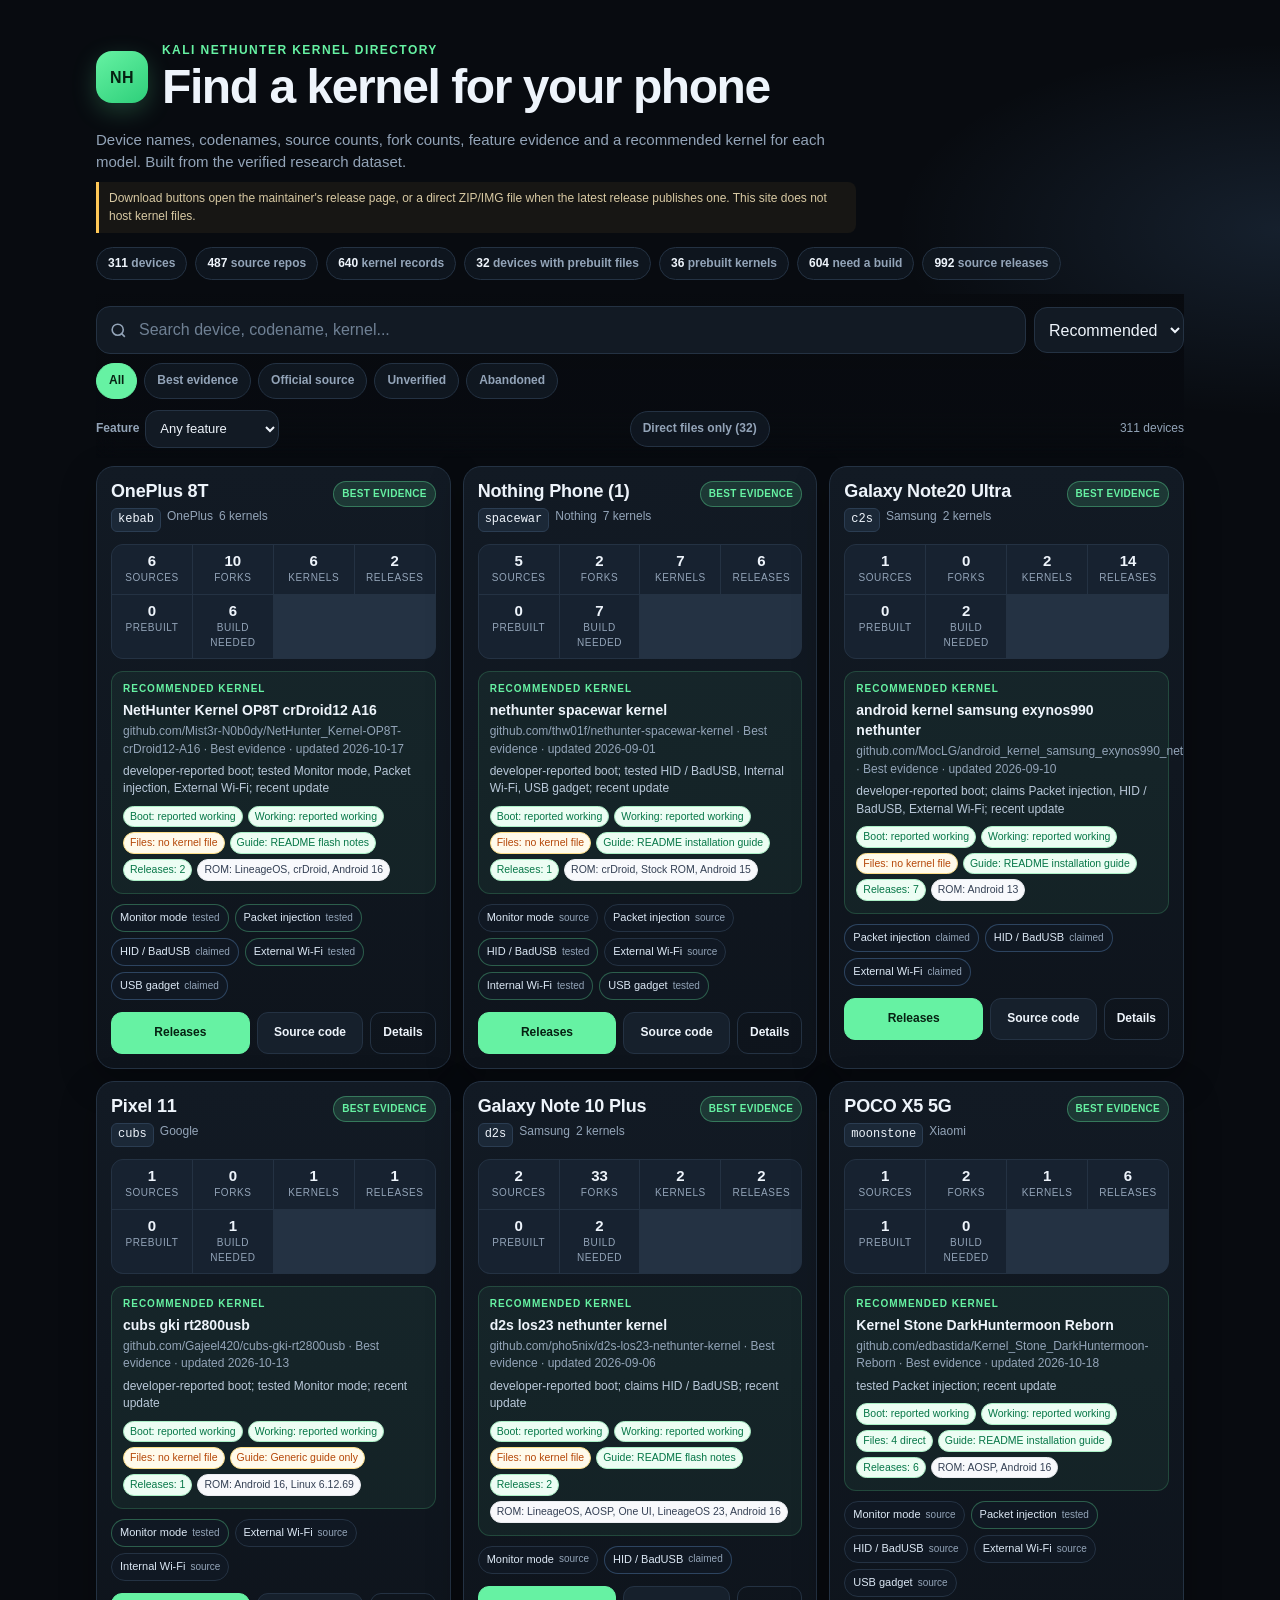
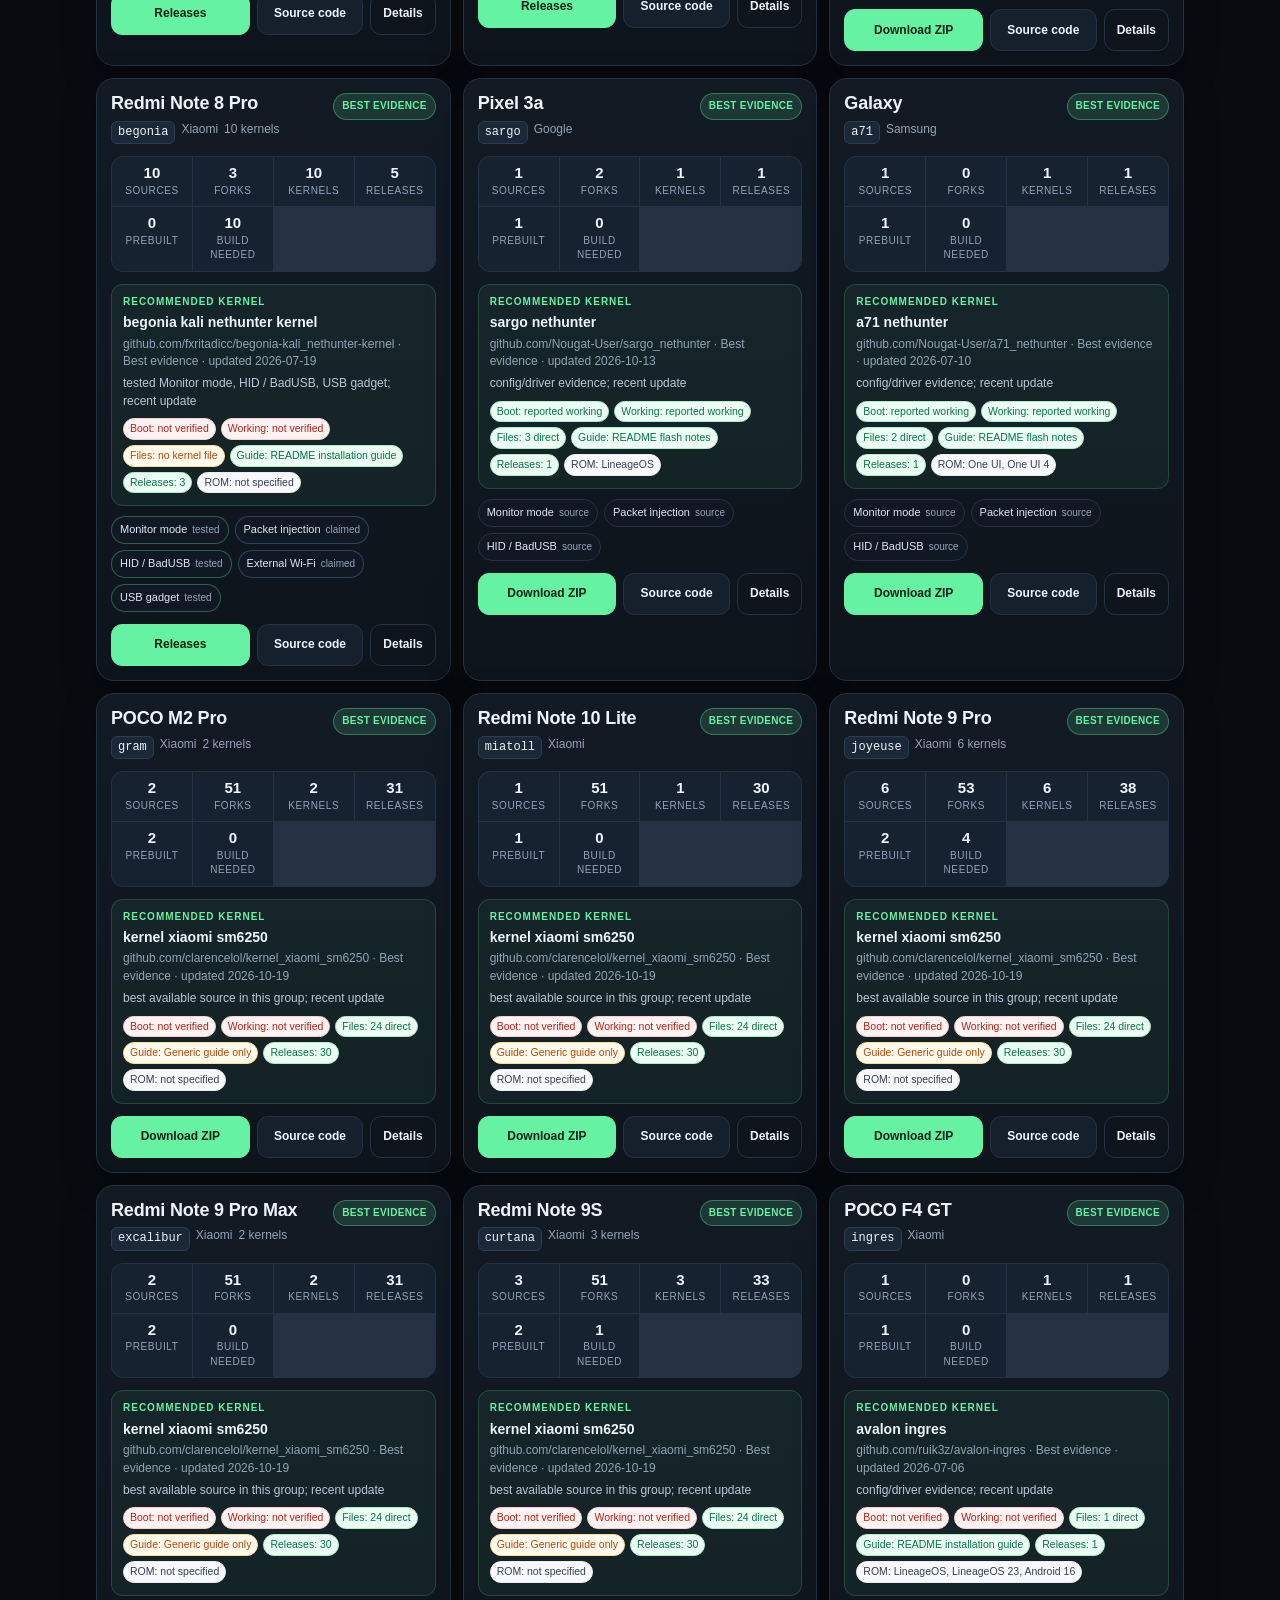
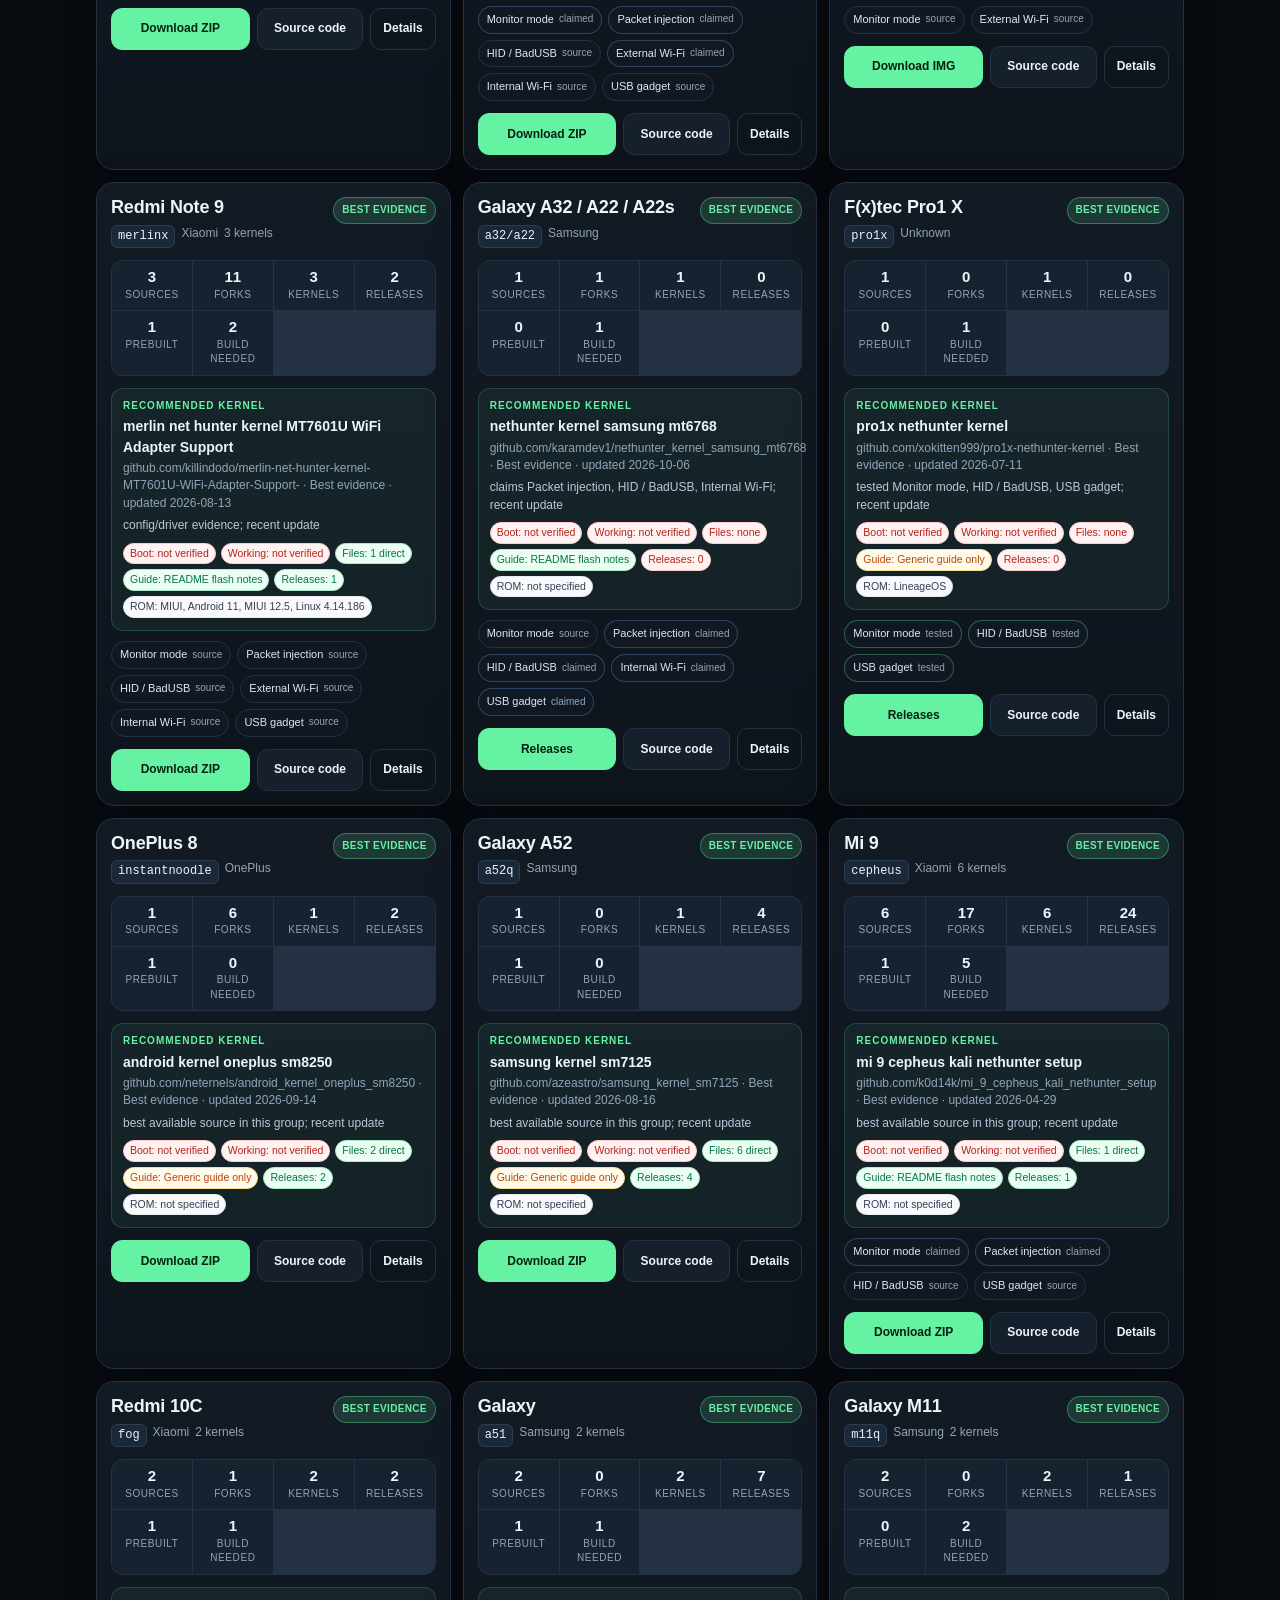
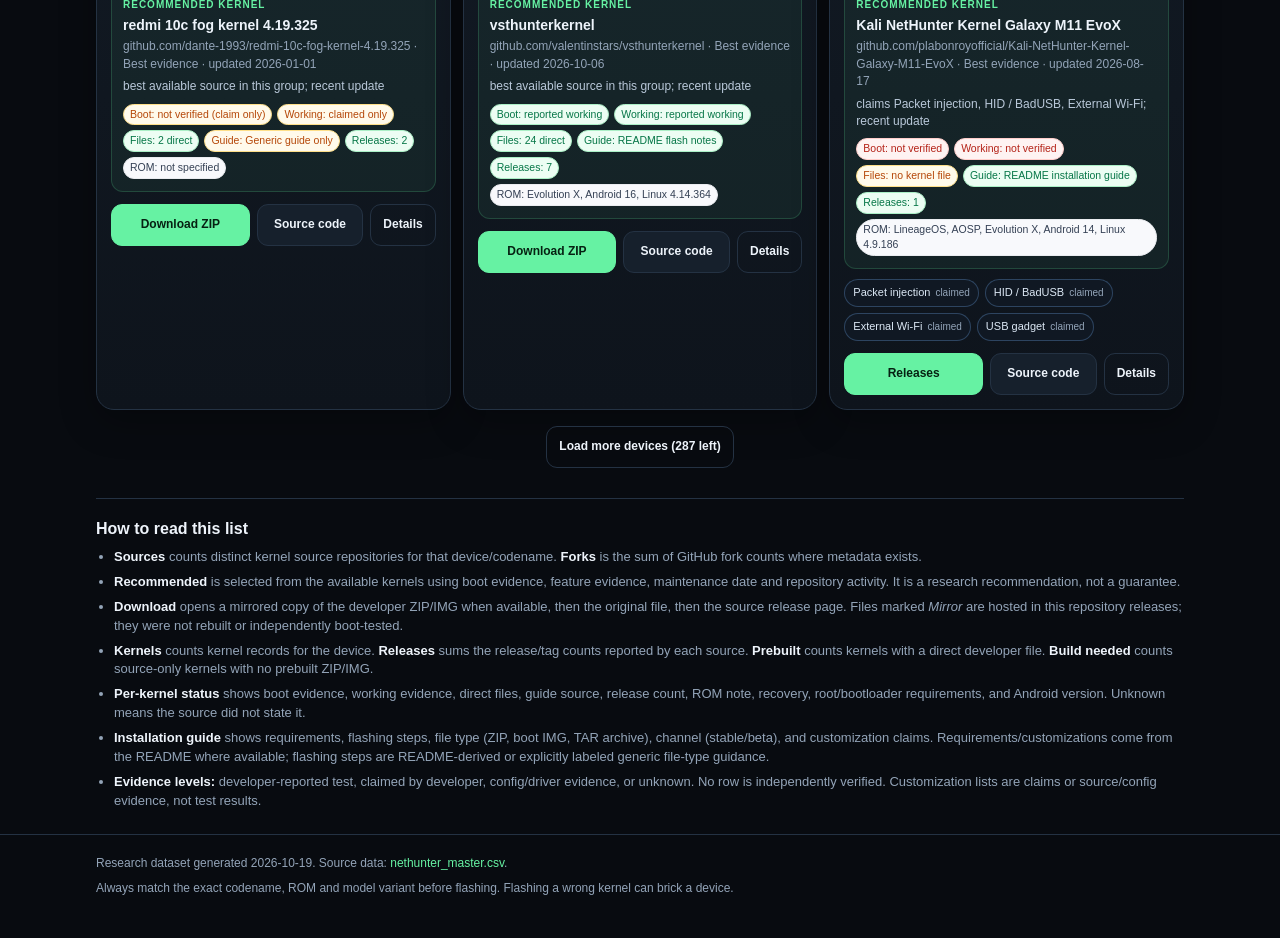
<file: index.html>
<!doctype html>
<html lang="en">
<head>
  <meta charset="utf-8">
  <meta name="viewport" content="width=device-width, initial-scale=1, viewport-fit=cover">
  <meta name="theme-color" content="#0b0f14">
  <meta name="description" content="Mobile-friendly Kali NetHunter kernel directory with source links, release links and evidence-based recommendations.">
  <title>NetHunter Kernel Finder</title>
  <link rel="stylesheet" href="styles.css?v=20261019d">
</head>
<body>
  <header class="hero">
    <div class="wrap">
      <div class="brandline">
        <div class="brandmark" aria-hidden="true">NH</div>
        <div>
          <p class="kicker">Kali NetHunter kernel directory</p>
          <h1>Find a kernel for your phone</h1>
        </div>
      </div>
      <p class="lede">Device names, codenames, source counts, fork counts, feature evidence and a recommended kernel for each model. Built from the verified research dataset.</p>
      <p class="notice">Download buttons open the maintainer's release page, or a direct ZIP/IMG file when the latest release publishes one. This site does not host kernel files.</p>
      <div class="summary" id="summary" aria-live="polite"></div>
    </div>
  </header>

  <main class="wrap">
    <section class="controls" aria-label="Search and filters">
      <div class="searchrow">
        <label class="searchbox">
          <span class="sr-only">Search devices</span>
          <svg viewBox="0 0 24 24" aria-hidden="true"><circle cx="11" cy="11" r="7"></circle><path d="m20 20-4.3-4.3"></path></svg>
          <input id="search" type="search" placeholder="Search device, codename, kernel..." autocomplete="off" enterkeyhint="search">
        </label>
        <label class="selectbox">
          <span class="sr-only">Sort by</span>
          <select id="sort">
            <option value="recommended">Recommended</option>
            <option value="newest">Newest</option>
            <option value="name">Name A-Z</option>
            <option value="sources">Most sources</option>
            <option value="forks">Most forks</option>
            <option value="files">Most files</option>
          </select>
        </label>
      </div>

      <div class="chips" id="statusFilters" role="group" aria-label="Filter by evidence status">
        <button class="chip is-active" data-status="all" type="button">All</button>
        <button class="chip" data-status="Developer claimed" type="button">Best evidence</button>
        <button class="chip" data-status="Source confirmed" type="button">Official source</button>
        <button class="chip" data-status="Unverified candidate" type="button">Unverified</button>
        <button class="chip" data-status="Abandoned" type="button">Abandoned</button>
      </div>

      <div class="subrow">
        <label class="selectbox featurebox">
          <span>Feature</span>
          <select id="feature">
            <option value="all">Any feature</option>
            <option value="monitor_mode">Monitor mode</option>
            <option value="packet_injection">Packet injection</option>
            <option value="hid_gadget">HID / BadUSB</option>
            <option value="external_wifi_support">External Wi-Fi</option>
            <option value="internal_wifi_support">Internal Wi-Fi</option>
            <option value="usb_gadget">USB gadget</option>
          </select>
        </label>
        <button id="onlyFilesBtn" class="chip fileschip" type="button" aria-pressed="false">Direct files only</button>
        <p class="resultcount" id="resultCount"></p>
      </div>
    </section>

    <section id="list" class="list" aria-label="NetHunter devices"></section>
    <div class="loadwrap">
      <button id="loadMore" class="btn ghost" type="button" hidden>Load more devices</button>
    </div>

    <section class="notes">
      <h2>How to read this list</h2>
      <ul>
        <li><strong>Sources</strong> counts distinct kernel source repositories for that device/codename. <strong>Forks</strong> is the sum of GitHub fork counts where metadata exists.</li>
        <li><strong>Recommended</strong> is selected from the available kernels using boot evidence, feature evidence, maintenance date and repository activity. It is a research recommendation, not a guarantee.</li>
        <li><strong>Download</strong> opens a mirrored copy of the developer ZIP/IMG when available, then the original file, then the source release page. Files marked <em>Mirror</em> are hosted in this repository releases; they were not rebuilt or independently boot-tested.</li>
        <li><strong>Kernels</strong> counts kernel records for the device. <strong>Releases</strong> sums the release/tag counts reported by each source. <strong>Prebuilt</strong> counts kernels with a direct developer file. <strong>Build needed</strong> counts source-only kernels with no prebuilt ZIP/IMG.</li>
        <li><strong>Per-kernel status</strong> shows boot evidence, working evidence, direct files, guide source, release count, ROM note, recovery, root/bootloader requirements, and Android version. Unknown means the source did not state it.</li>
        <li><strong>Installation guide</strong> shows requirements, flashing steps, file type (ZIP, boot IMG, TAR archive), channel (stable/beta), and customization claims. Requirements/customizations come from the README where available; flashing steps are README-derived or explicitly labeled generic file-type guidance.</li>
        <li><strong>Evidence levels:</strong> developer-reported test, claimed by developer, config/driver evidence, or unknown. No row is independently verified. Customization lists are claims or source/config evidence, not test results.</li>
      </ul>
    </section>
  </main>

  <footer class="footer">
    <div class="wrap">
      <p>Research dataset generated <span id="generated">2026-10-19</span>. Source data: <a href="nethunter_master.csv">nethunter_master.csv</a>.</p>
      <p>Always match the exact codename, ROM and model variant before flashing. Flashing a wrong kernel can brick a device.</p>
    </div>
  </footer>

  <script src="app.js?v=20261019d"></script>
</body>
</html>
</file>
<file: styles.css>
:root {
  --bg: #080b10;
  --bg-soft: #0e141c;
  --panel: #121a24;
  --panel-2: #172230;
  --line: #243243;
  --text: #eef4fb;
  --muted: #93a4b8;
  --green: #66f2a3;
  --green-ink: #062112;
  --amber: #ffc857;
  --red: #ff7b7b;
  --blue: #77b7ff;
  --radius: 18px;
  --shadow: 0 12px 36px rgba(0,0,0,.28);
}
* { box-sizing: border-box; }
html { color-scheme: dark; -webkit-text-size-adjust: 100%; }
body {
  margin: 0;
  background:
    radial-gradient(900px 420px at 12% -10%, rgba(102,242,163,.16), transparent 60%),
    radial-gradient(700px 340px at 100% 4%, rgba(119,183,255,.12), transparent 55%),
    var(--bg);
  color: var(--text);
  font-family: -apple-system, BlinkMacSystemFont, "Segoe UI", Roboto, "Helvetica Neue", Arial, sans-serif;
  line-height: 1.45;
  min-height: 100vh;
}
a { color: var(--green); text-decoration: none; }
a:hover { text-decoration: underline; }
button, input, select { font: inherit; }
.wrap { width: min(1120px, 100%); margin: 0 auto; padding: 0 16px; }
.sr-only { position: absolute; width: 1px; height: 1px; padding: 0; margin: -1px; overflow: hidden; clip: rect(0,0,0,0); white-space: nowrap; border: 0; }

.hero { padding: 28px 0 14px; }
.brandline { display: flex; gap: 14px; align-items: center; }
.brandmark {
  flex: 0 0 auto; width: 52px; height: 52px; border-radius: 16px;
  display: grid; place-items: center; font-weight: 900; letter-spacing: .5px;
  color: var(--green-ink); background: linear-gradient(145deg, var(--green), #2ecf7a);
  box-shadow: 0 8px 24px rgba(102,242,163,.22);
}
.kicker { margin: 0 0 3px; color: var(--green); font-size: 12px; font-weight: 700; letter-spacing: .12em; text-transform: uppercase; }
h1 { margin: 0; font-size: clamp(28px, 7vw, 48px); line-height: 1.05; letter-spacing: -.03em; }
.lede { max-width: 760px; margin: 16px 0 0; color: var(--muted); font-size: 15px; }
.notice { max-width: 760px; margin: 10px 0 0; padding: 8px 10px; border-left: 3px solid var(--amber); background: rgba(255,200,87,.06); color: #d8c9a3; font-size: 12px; border-radius: 0 8px 8px 0; }
.summary { display: flex; flex-wrap: wrap; gap: 8px; margin-top: 14px; }
.summary span {
  border: 1px solid var(--line); background: rgba(18,26,36,.7); color: var(--muted);
  border-radius: 999px; padding: 7px 11px; font-size: 12px; font-weight: 650;
}
.summary strong { color: var(--text); }

.controls {
  position: sticky; top: 0; z-index: 20; margin: 0 -16px; padding: 10px 16px 12px;
  background: linear-gradient(180deg, rgba(8,11,16,.98), rgba(8,11,16,.92) 72%, rgba(8,11,16,0));
  backdrop-filter: blur(12px);
}
.searchrow { display: flex; gap: 8px; }
.searchbox {
  flex: 1; min-width: 0; display: flex; align-items: center; gap: 9px;
  background: var(--panel); border: 1px solid var(--line); border-radius: 14px; padding: 0 12px;
}
.searchbox svg { width: 19px; height: 19px; stroke: var(--muted); fill: none; stroke-width: 2; flex: 0 0 auto; }
.searchbox input { width: 100%; height: 46px; border: 0; outline: none; background: transparent; color: var(--text); }
.searchbox input::placeholder { color: #6f8094; }
.selectbox { display: flex; align-items: center; gap: 6px; }
.selectbox select {
  height: 46px; max-width: 150px; border: 1px solid var(--line); border-radius: 13px;
  background: var(--panel); color: var(--text); padding: 0 10px; outline: none;
}
.chips { display: flex; gap: 7px; overflow-x: auto; padding: 9px 0 2px; scrollbar-width: none; }
.chips::-webkit-scrollbar { display: none; }
.chip {
  flex: 0 0 auto; border: 1px solid var(--line); background: rgba(18,26,36,.88);
  color: var(--muted); border-radius: 999px; padding: 8px 12px; font-size: 12px; font-weight: 700;
}
.chip.is-active { background: var(--green); border-color: var(--green); color: var(--green-ink); }
.subrow { display: flex; align-items: center; justify-content: space-between; gap: 10px; margin-top: 9px; }
.featurebox span { color: var(--muted); font-size: 12px; font-weight: 700; white-space: nowrap; }
.featurebox select { height: 38px; max-width: 180px; font-size: 13px; }
.resultcount { margin: 0; color: var(--muted); font-size: 12px; text-align: right; }

.list { display: grid; gap: 10px; padding-top: 8px; }
.card {
  background: linear-gradient(180deg, var(--panel), var(--bg-soft));
  border: 1px solid var(--line); border-radius: var(--radius); box-shadow: var(--shadow);
  overflow: hidden;
}
.card-head { display: flex; align-items: flex-start; justify-content: space-between; gap: 10px; padding: 14px 14px 0; }
.card h2 { margin: 0; font-size: 17px; line-height: 1.2; letter-spacing: -.01em; }
.meta { display: flex; flex-wrap: wrap; gap: 6px; margin-top: 6px; color: var(--muted); font-size: 12px; }
.code { font-family: ui-monospace, SFMono-Regular, Menlo, Consolas, monospace; color: var(--text); background: #1b2837; border: 1px solid #2b3d52; border-radius: 6px; padding: 2px 6px; }
.badge { flex: 0 0 auto; border-radius: 999px; padding: 5px 8px; font-size: 10px; font-weight: 800; letter-spacing: .03em; text-transform: uppercase; white-space: nowrap; }
.badge.claimed { background: rgba(102,242,163,.14); color: var(--green); border: 1px solid rgba(102,242,163,.35); }
.badge.official { background: rgba(119,183,255,.12); color: var(--blue); border: 1px solid rgba(119,183,255,.3); }
.badge.unverified { background: rgba(255,200,87,.12); color: var(--amber); border: 1px solid rgba(255,200,87,.3); }
.badge.abandoned { background: rgba(255,123,123,.1); color: var(--red); border: 1px solid rgba(255,123,123,.3); }

.stats { display: grid; grid-template-columns: repeat(3, 1fr); gap: 1px; margin: 12px 14px 0; border: 1px solid var(--line); border-radius: 12px; overflow: hidden; background: var(--line); }
.stat { background: var(--panel-2); padding: 8px 6px; text-align: center; }
.stat strong { display: block; font-size: 16px; line-height: 1.1; }
.stat span { display: block; margin-top: 2px; color: var(--muted); font-size: 10px; text-transform: uppercase; letter-spacing: .06em; }

.rec { margin: 12px 14px 0; padding: 10px 11px; border-radius: 12px; background: rgba(102,242,163,.06); border: 1px solid rgba(102,242,163,.18); }
.eyebrow { display: block; color: var(--green); font-size: 10px; font-weight: 800; letter-spacing: .1em; text-transform: uppercase; }
.rec-title { margin-top: 3px; font-size: 14px; font-weight: 750; word-break: break-word; }
.rec-sub { margin-top: 3px; color: var(--muted); font-size: 12px; }
.rec-reason { margin-top: 5px; color: #b9c8d9; font-size: 12px; }

.features { display: flex; flex-wrap: wrap; gap: 6px; padding: 10px 14px 0; }
.feature { display: inline-flex; align-items: center; gap: 5px; border-radius: 999px; border: 1px solid var(--line); background: #101823; color: #dce8f5; padding: 5px 8px; font-size: 11px; }
.feature em { font-style: normal; color: var(--muted); font-size: 10px; }
.feature.test { border-color: rgba(102,242,163,.32); }
.feature.claim { border-color: rgba(119,183,255,.28); }

.actions { display: grid; grid-template-columns: 1.25fr 1fr auto; gap: 7px; padding: 12px 14px 14px; }
.btn {
  display: inline-flex; align-items: center; justify-content: center; gap: 6px;
  min-height: 42px; border-radius: 11px; padding: 0 12px; border: 1px solid var(--line);
  background: var(--panel-2); color: var(--text); font-size: 12px; font-weight: 750; text-align: center;
  text-decoration: none; cursor: pointer; -webkit-tap-highlight-color: transparent;
}
.btn:hover { text-decoration: none; border-color: #3a4d64; }
.btn.primary { background: var(--green); border-color: var(--green); color: var(--green-ink); }
.btn.primary:hover { filter: brightness(1.04); }
.btn.source { background: #16202c; }
.btn.ghost { background: transparent; }
.btn[aria-disabled="true"], .btn:disabled { opacity: .45; pointer-events: none; }
.btn.small { min-height: 34px; padding: 0 9px; font-size: 11px; border-radius: 9px; }

.details { display: none; border-top: 1px solid var(--line); padding: 12px 14px 14px; background: rgba(8,11,16,.35); }
.card.is-open .details { display: block; }
.details h3 { margin: 0 0 8px; font-size: 12px; color: var(--muted); text-transform: uppercase; letter-spacing: .08em; }
.variant { border: 1px solid var(--line); border-radius: 12px; padding: 10px; background: var(--panel); }
.variant + .variant { margin-top: 8px; }
.vhead { display: flex; justify-content: space-between; gap: 8px; align-items: flex-start; }
.vname { font-size: 13px; font-weight: 750; word-break: break-word; }
.vmeta { margin-top: 3px; color: var(--muted); font-size: 11px; }
.vfeat { display: flex; flex-wrap: wrap; gap: 5px; margin-top: 7px; }
.vfeat span { color: #c9d7e6; background: #121c27; border: 1px solid #26384b; border-radius: 6px; padding: 2px 5px; font-size: 10px; }
.quote { margin: 7px 0 0; padding-left: 9px; border-left: 2px solid #33475e; color: #a9bbcd; font-size: 11px; }
.vlinks { display: flex; flex-wrap: wrap; gap: 6px; margin-top: 8px; }
.empty { text-align: center; color: var(--muted); border: 1px dashed var(--line); border-radius: var(--radius); padding: 40px 16px; }
.loadwrap { display: flex; justify-content: center; padding: 16px 0 4px; }

.notes { margin: 26px 0 12px; border-top: 1px solid var(--line); padding-top: 18px; }
.notes h2 { margin: 0 0 8px; font-size: 16px; }
.notes ul { margin: 0; padding-left: 18px; color: var(--muted); font-size: 13px; }
.notes li + li { margin-top: 6px; }
.notes strong { color: var(--text); }
.footer { border-top: 1px solid var(--line); margin-top: 24px; padding: 20px 0 34px; color: var(--muted); font-size: 12px; }
.footer p { margin: 0 0 7px; }

@media (min-width: 720px) {
  .hero { padding-top: 42px; }
  .list { grid-template-columns: 1fr 1fr; gap: 12px; }
  .card h2 { font-size: 18px; }
  .controls { margin: 0; padding: 12px 0 10px; }
  .actions { grid-template-columns: 1.3fr 1fr auto; }
}
@media (min-width: 1040px) {
  .list { grid-template-columns: 1fr 1fr 1fr; }
}
@media (max-width: 390px) {
  .wrap { padding: 0 12px; }
  .controls { margin: 0 -12px; padding-left: 12px; padding-right: 12px; }
  .selectbox select { max-width: 124px; }
  .actions { grid-template-columns: 1fr 1fr; }
  .actions .btn.detailsbtn { grid-column: 1 / -1; }
}
@media (prefers-reduced-motion: no-preference) {
  .card { transition: border-color .15s ease, transform .15s ease; }
  .card:hover { border-color: #33475e; }
}

.stats { grid-template-columns: repeat(4, 1fr); }
.stat strong { font-size: 15px; }
.dlsummary { display: flex; flex-wrap: wrap; gap: 6px; margin: 0 0 10px; }
.dlsummary span { border: 1px solid var(--line); background: #101823; border-radius: 8px; padding: 5px 8px; color: var(--muted); font-size: 11px; }
.dlsummary strong { color: var(--text); }
.guide { border: 1px solid rgba(102,242,163,.18); background: rgba(102,242,163,.04); border-radius: 12px; padding: 11px; margin: 0 0 14px; }
.ghead { display: flex; align-items: center; justify-content: space-between; gap: 8px; }
.ghead h4 { margin: 0; font-size: 13px; }
.channel { border: 1px solid var(--line); border-radius: 999px; padding: 3px 7px; color: var(--muted); font-size: 10px; }
.gmethods, .gcustom { display: flex; flex-wrap: wrap; gap: 5px; margin-top: 8px; }
.chip.mini { padding: 4px 7px; font-size: 10px; font-weight: 700; color: #c9d7e6; }
.guide-source { margin: 8px 0 0; color: var(--muted); font-size: 11px; }
.guide-grid { display: grid; grid-template-columns: 1fr; gap: 10px; margin-top: 10px; }
.guide h5 { margin: 10px 0 5px; color: var(--muted); font-size: 10px; text-transform: uppercase; letter-spacing: .07em; }
.glist, .gsteps { margin: 0; padding-left: 18px; color: #c9d7e6; font-size: 12px; }
.glist li + li, .gsteps li + li { margin-top: 4px; }
.gwarn { margin-top: 9px; border-top: 1px solid var(--line); padding-top: 7px; }
.gwarn p { margin: 0; color: #d8b979; font-size: 11px; }
.gwarn p + p { margin-top: 4px; }
.builds-title { margin-top: 14px !important; }
.filechip { border-radius: 5px; padding: 2px 5px; font-size: 9px; font-weight: 800; border: 1px solid #2b4055; background: #0e1722; color: #a9c7e8; }
.filechip.zip { border-color: rgba(102,242,163,.35); color: var(--green); }
.filechip.img { border-color: rgba(255,200,87,.35); color: var(--amber); }
@media (min-width: 720px) { .guide-grid { grid-template-columns: 1fr 1.3fr; } }
.switch { display: inline-flex; align-items: center; gap: 6px; color: var(--muted); font-size: 12px; font-weight: 700; white-space: nowrap; }
.switch input { width: 16px; height: 16px; accent-color: var(--green); }
.gnotes { margin: 0; color: #c9d7e6; font-size: 12px; line-height: 1.55; }

.statusline{display:flex;flex-wrap:wrap;gap:5px;margin:8px 0 2px}
.st{font-size:10.5px;line-height:1.5;padding:2px 6px;border-radius:999px;background:#f2f4f7;color:#475467;border:1px solid #e4e7ec;white-space:nowrap}
.st.good{background:#ecfdf3;color:#067647;border-color:#abefc6}
.st.warn{background:#fffaeb;color:#b54708;border-color:#fedf89}
.st.bad{background:#fef3f2;color:#b42318;border-color:#fecdca}
.st.rom{background:#f8f9fc;color:#344054;border-color:#eaecf0;white-space:normal}
.bootnote{font-size:11px;color:#b42318;margin:4px 0 0;line-height:1.45}
.warnline{font-size:11.5px;color:#b42318;background:#fef3f2;border:1px solid #fecdca;padding:6px 8px;border-radius:8px;margin:6px 0}
.fileschip.is-active{background:#101828;color:#fff;border-color:#101828}

.installinfo{display:flex;flex-wrap:wrap;gap:5px 10px;margin:7px 0 0;color:#9fb2c6;font-size:10.5px;line-height:1.5}
.installinfo b{color:#d6e2ee;font-weight:650}
.buildflag{display:inline-block;margin-top:7px;padding:3px 7px;border-radius:7px;font-size:10.5px;font-weight:700;border:1px solid}
.buildflag.ok{background:#ecfdf3;color:#067647;border-color:#abefc6}
.buildflag.pending{background:#fffaeb;color:#b54708;border-color:#fedf89}
.btn .fname{display:block;max-width:150px;overflow:hidden;text-overflow:ellipsis;white-space:nowrap;font-weight:500;font-size:10px;opacity:.85}
.vfeat span.tag{background:#101a25;border-color:#2b4258;color:#9fc4e8}
</file>
